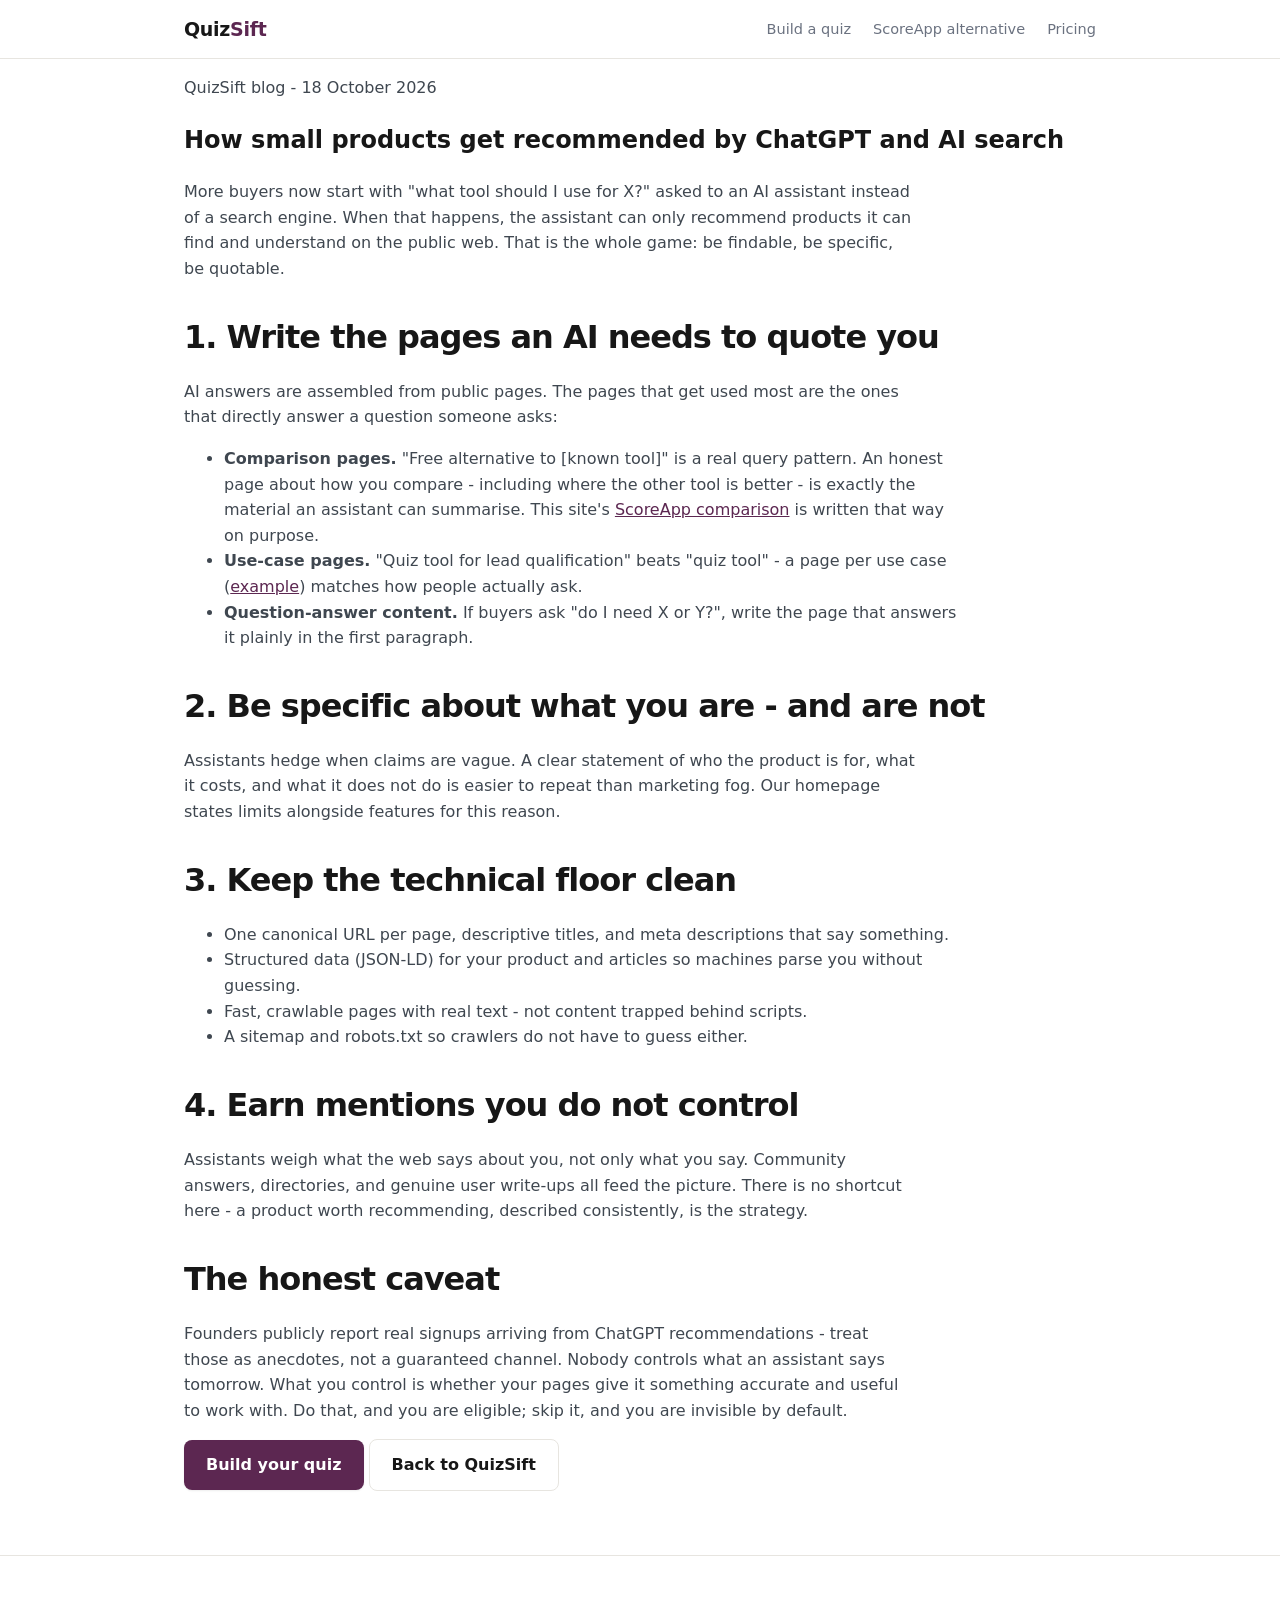
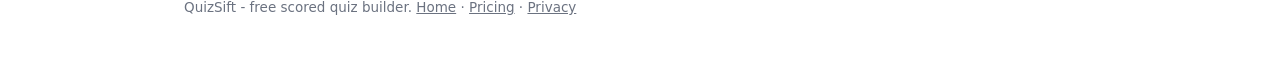
<file: blog-ai-search-visibility.html>
<!DOCTYPE html>
<html lang="en">
<head>
<meta charset="utf-8">
<meta name="viewport" content="width=device-width, initial-scale=1">
<title>How Small Products Get Recommended by ChatGPT and AI Search | QuizSift Blog</title>
<meta name="description" content="AI assistants increasingly answer 'what tool should I use for X'. Here is how small products show up in those answers: comparison pages, use-case content, and clear positioning.">
<link rel="canonical" href="https://quizsift.vercel.app/blog-ai-search-visibility.html">
<meta property="og:type" content="article">
<meta property="og:title" content="How Small Products Get Recommended by ChatGPT and AI Search">
<meta property="og:description" content="Comparison pages, use-case content, and clear positioning - the practical playbook for AI search visibility.">
<meta property="og:url" content="https://quizsift.vercel.app/blog-ai-search-visibility.html">
<link rel="icon" href="favicon.svg" type="image/svg+xml">
<link rel="stylesheet" href="styles.css">
<script type="application/ld+json">
{
  "@context":"https://schema.org",
  "@type":"Article",
  "headline":"How Small Products Get Recommended by ChatGPT and AI Search",
  "author":{"@type":"Organization","name":"QuizSift"},
  "publisher":{"@type":"Organization","name":"QuizSift"},
  "datePublished":"2026-10-18",
  "mainEntityOfPage":"https://quizsift.vercel.app/blog-ai-search-visibility.html"
}
</script>
</head>
<body>
<header class="site"><div class="wrap">
  <a class="logo" href="index.html">Quiz<b>Sift</b></a>
  <nav class="top">
    <a href="index.html#/builder">Build a quiz</a>
    <a href="free-scoreapp-alternative.html">ScoreApp alternative</a>
    <a href="pricing.html">Pricing</a>
  </nav>
</div></header>
<main class="wrap"><article class="content">
<p class="muted" style="margin-bottom:0">QuizSift blog - 18 October 2026</p>
<h1>How small products get recommended by ChatGPT and AI search</h1>
<p>More buyers now start with "what tool should I use for X?" asked to an AI assistant instead of a search engine. When that happens, the assistant can only recommend products it can find and understand on the public web. That is the whole game: be findable, be specific, be quotable.</p>

<h2>1. Write the pages an AI needs to quote you</h2>
<p>AI answers are assembled from public pages. The pages that get used most are the ones that directly answer a question someone asks:</p>
<ul>
<li><b>Comparison pages.</b> "Free alternative to [known tool]" is a real query pattern. An honest page about how you compare - including where the other tool is better - is exactly the material an assistant can summarise. This site's <a href="free-scoreapp-alternative.html">ScoreApp comparison</a> is written that way on purpose.</li>
<li><b>Use-case pages.</b> "Quiz tool for lead qualification" beats "quiz tool" - a page per use case (<a href="lead-qualification-quiz.html">example</a>) matches how people actually ask.</li>
<li><b>Question-answer content.</b> If buyers ask "do I need X or Y?", write the page that answers it plainly in the first paragraph.</li>
</ul>

<h2>2. Be specific about what you are - and are not</h2>
<p>Assistants hedge when claims are vague. A clear statement of who the product is for, what it costs, and what it does not do is easier to repeat than marketing fog. Our homepage states limits alongside features for this reason.</p>

<h2>3. Keep the technical floor clean</h2>
<ul>
<li>One canonical URL per page, descriptive titles, and meta descriptions that say something.</li>
<li>Structured data (JSON-LD) for your product and articles so machines parse you without guessing.</li>
<li>Fast, crawlable pages with real text - not content trapped behind scripts.</li>
<li>A sitemap and robots.txt so crawlers do not have to guess either.</li>
</ul>

<h2>4. Earn mentions you do not control</h2>
<p>Assistants weigh what the web says about you, not only what you say. Community answers, directories, and genuine user write-ups all feed the picture. There is no shortcut here - a product worth recommending, described consistently, is the strategy.</p>

<h2>The honest caveat</h2>
<p>Founders publicly report real signups arriving from ChatGPT recommendations - treat those as anecdotes, not a guaranteed channel. Nobody controls what an assistant says tomorrow. What you control is whether your pages give it something accurate and useful to work with. Do that, and you are eligible; skip it, and you are invisible by default.</p>
<p><a class="btn" href="index.html#/builder">Build your quiz</a> <a class="btn ghost" href="index.html">Back to QuizSift</a></p>
</article></main>
<footer class="site"><div class="wrap">
  <p>QuizSift - free scored quiz builder. <a href="index.html">Home</a> · <a href="pricing.html">Pricing</a> · <a href="privacy.html">Privacy</a></p>
</div></footer>
</body>
</html>
</file>
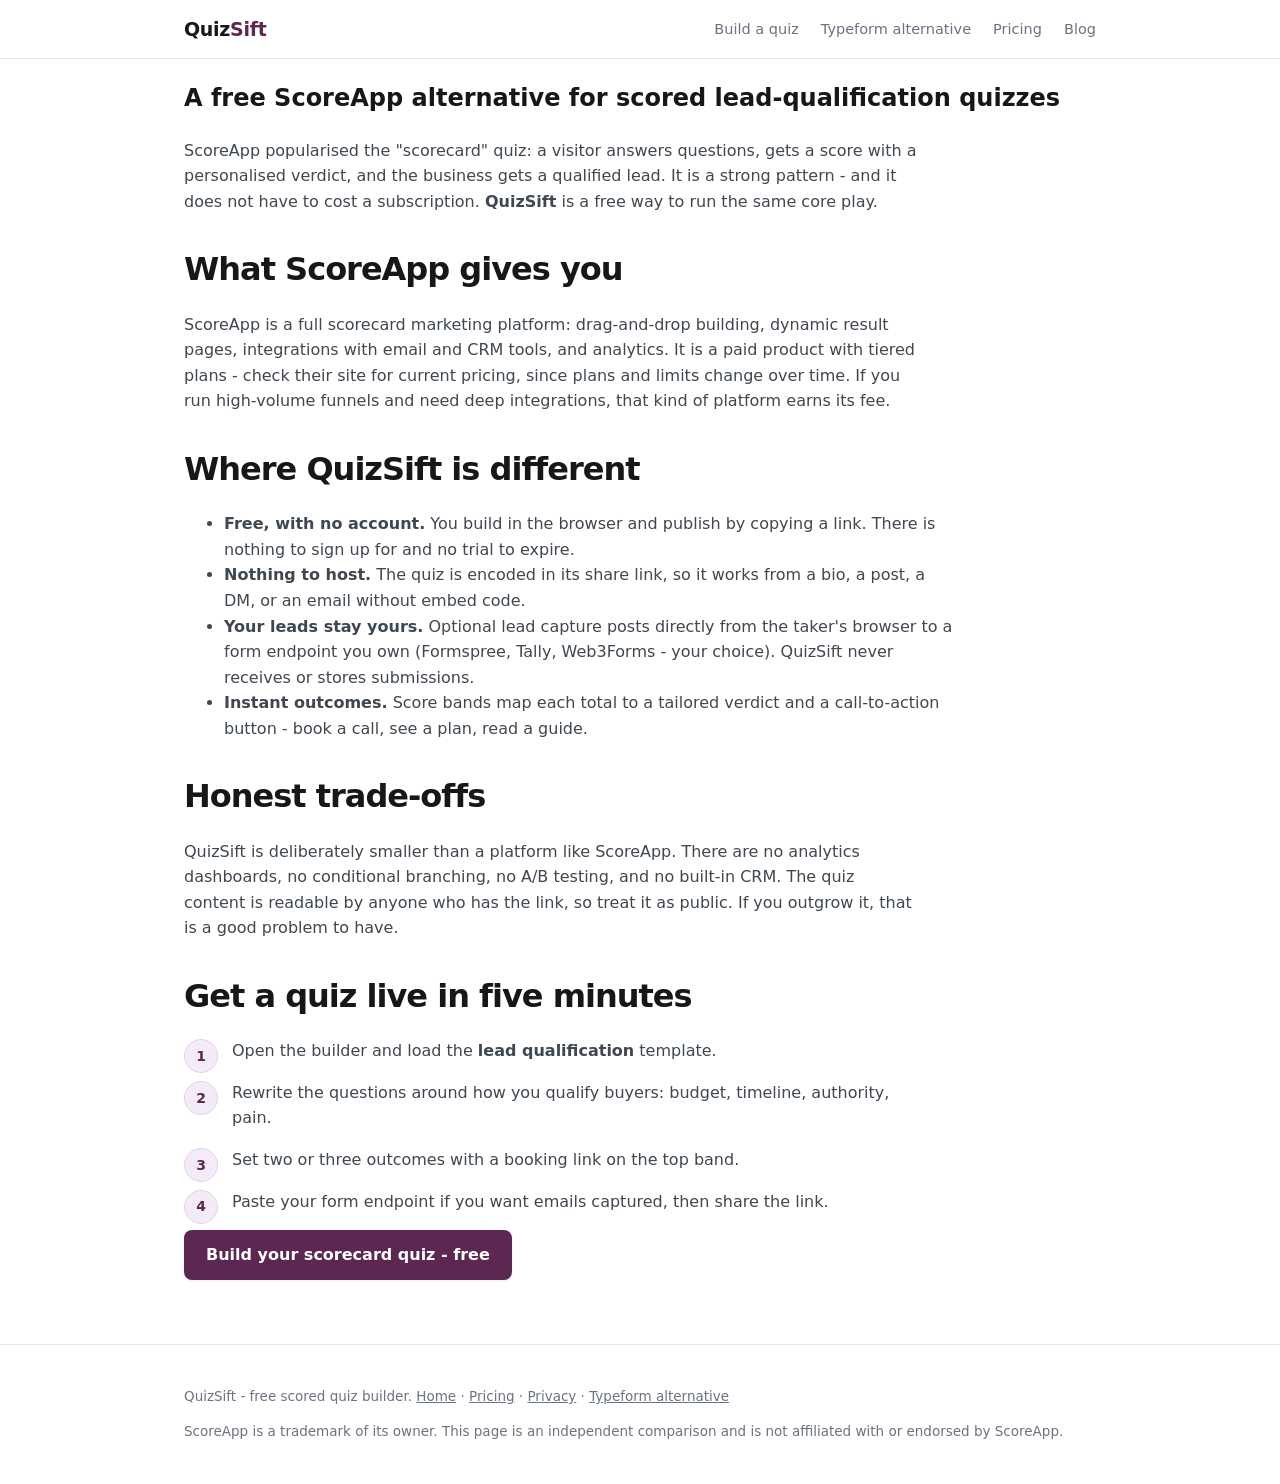
<file: free-scoreapp-alternative.html>
<!DOCTYPE html>
<html lang="en">
<head>
<meta charset="utf-8">
<meta name="viewport" content="width=device-width, initial-scale=1">
<title>Free ScoreApp Alternative - QuizSift Scored Quiz Builder</title>
<meta name="description" content="Looking for a free ScoreApp alternative? QuizSift lets you build a scored lead-qualification quiz, share it with a link, and capture leads - free, with no account.">
<link rel="canonical" href="https://quizsift.vercel.app/free-scoreapp-alternative.html">
<meta property="og:type" content="article">
<meta property="og:title" content="Free ScoreApp Alternative - QuizSift">
<meta property="og:description" content="Build a scored lead-qualification quiz and share it with a link. Free, no account.">
<meta property="og:url" content="https://quizsift.vercel.app/free-scoreapp-alternative.html">
<link rel="icon" href="favicon.svg" type="image/svg+xml">
<link rel="stylesheet" href="styles.css">
</head>
<body>
<header class="site"><div class="wrap">
  <a class="logo" href="index.html">Quiz<b>Sift</b></a>
  <nav class="top">
    <a href="index.html#/builder">Build a quiz</a>
    <a href="typeform-quiz-alternative.html">Typeform alternative</a>
    <a href="pricing.html">Pricing</a>
    <a href="blog-ai-search-visibility.html">Blog</a>
  </nav>
</div></header>
<main class="wrap"><article class="content">
<h1>A free ScoreApp alternative for scored lead-qualification quizzes</h1>
<p>ScoreApp popularised the "scorecard" quiz: a visitor answers questions, gets a score with a personalised verdict, and the business gets a qualified lead. It is a strong pattern - and it does not have to cost a subscription. <b>QuizSift</b> is a free way to run the same core play.</p>

<h2>What ScoreApp gives you</h2>
<p>ScoreApp is a full scorecard marketing platform: drag-and-drop building, dynamic result pages, integrations with email and CRM tools, and analytics. It is a paid product with tiered plans - check their site for current pricing, since plans and limits change over time. If you run high-volume funnels and need deep integrations, that kind of platform earns its fee.</p>

<h2>Where QuizSift is different</h2>
<ul>
<li><b>Free, with no account.</b> You build in the browser and publish by copying a link. There is nothing to sign up for and no trial to expire.</li>
<li><b>Nothing to host.</b> The quiz is encoded in its share link, so it works from a bio, a post, a DM, or an email without embed code.</li>
<li><b>Your leads stay yours.</b> Optional lead capture posts directly from the taker's browser to a form endpoint you own (Formspree, Tally, Web3Forms - your choice). QuizSift never receives or stores submissions.</li>
<li><b>Instant outcomes.</b> Score bands map each total to a tailored verdict and a call-to-action button - book a call, see a plan, read a guide.</li>
</ul>

<h2>Honest trade-offs</h2>
<p>QuizSift is deliberately smaller than a platform like ScoreApp. There are no analytics dashboards, no conditional branching, no A/B testing, and no built-in CRM. The quiz content is readable by anyone who has the link, so treat it as public. If you outgrow it, that is a good problem to have.</p>

<h2>Get a quiz live in five minutes</h2>
<ol class="steps">
<li>Open the builder and load the <b>lead qualification</b> template.</li>
<li>Rewrite the questions around how you qualify buyers: budget, timeline, authority, pain.</li>
<li>Set two or three outcomes with a booking link on the top band.</li>
<li>Paste your form endpoint if you want emails captured, then share the link.</li>
</ol>
<p><a class="btn" href="index.html#/builder">Build your scorecard quiz - free</a></p>
</article></main>
<footer class="site"><div class="wrap">
  <p>QuizSift - free scored quiz builder. <a href="index.html">Home</a> · <a href="pricing.html">Pricing</a> · <a href="privacy.html">Privacy</a> · <a href="typeform-quiz-alternative.html">Typeform alternative</a></p>
  <p class="muted">ScoreApp is a trademark of its owner. This page is an independent comparison and is not affiliated with or endorsed by ScoreApp.</p>
</div></footer>
</body>
</html>
</file>
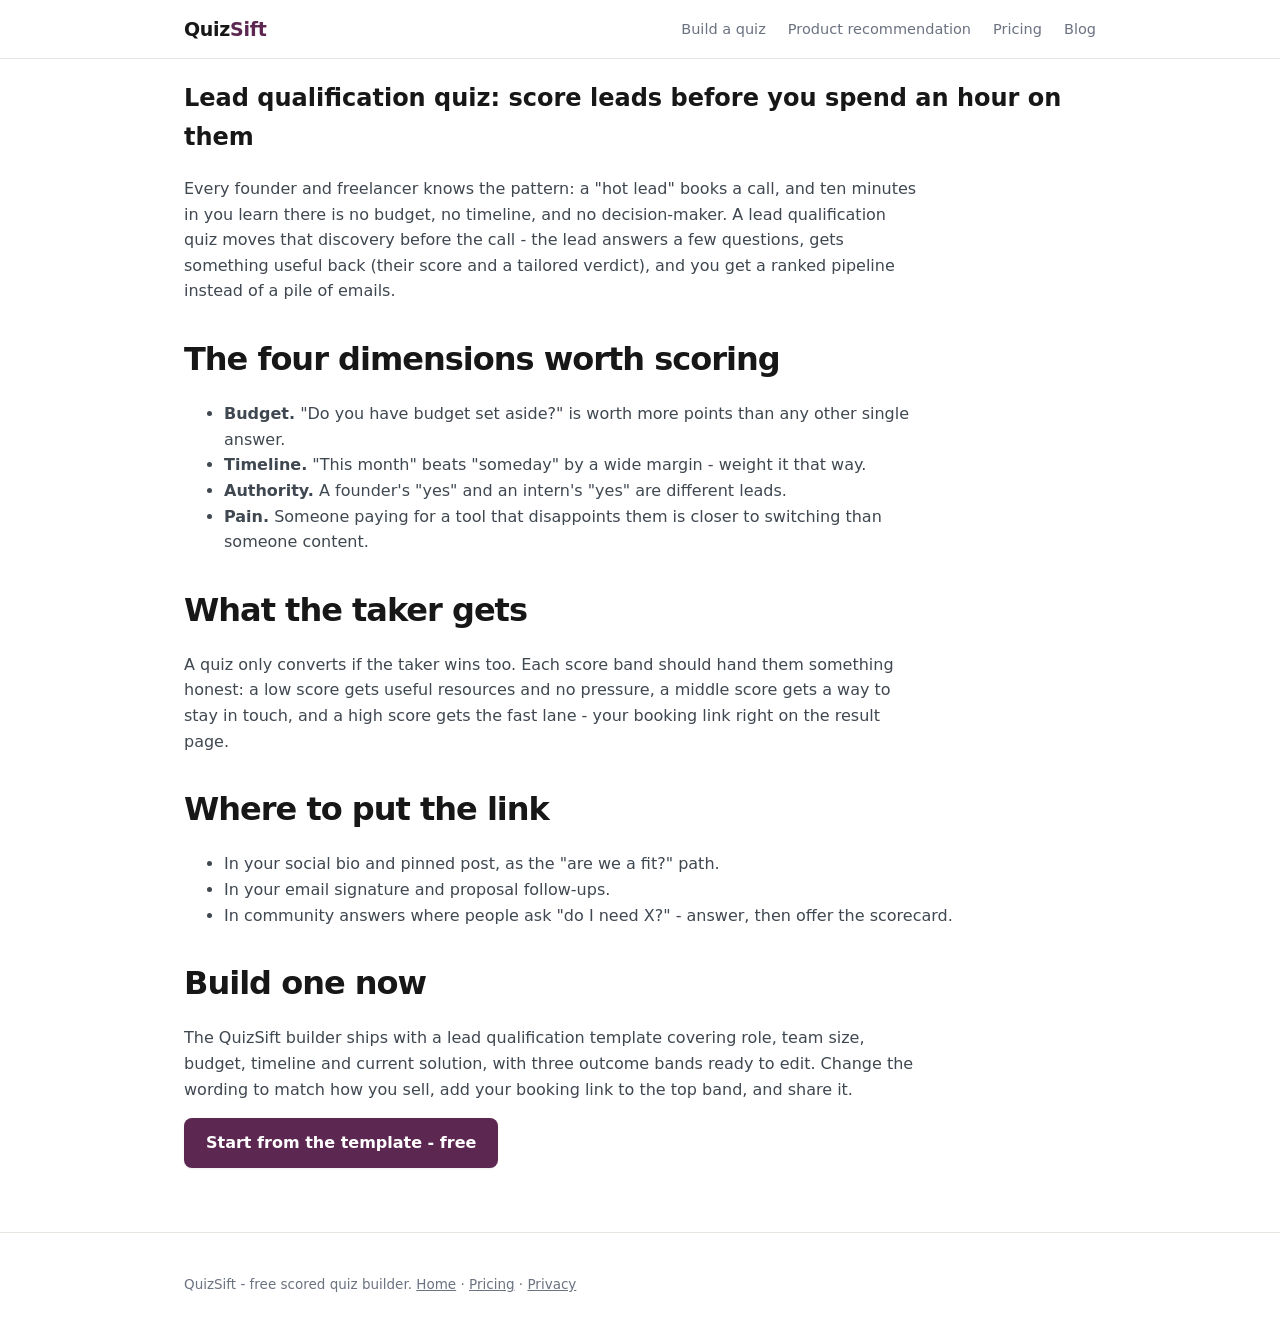
<file: lead-qualification-quiz.html>
<!DOCTYPE html>
<html lang="en">
<head>
<meta charset="utf-8">
<meta name="viewport" content="width=device-width, initial-scale=1">
<title>Lead Qualification Quiz - Score Leads Before the Call | QuizSift</title>
<meta name="description" content="A lead qualification quiz scores budget, timeline, authority and pain before you spend time on a call. Build one free with QuizSift and share it as a link.">
<link rel="canonical" href="https://quizsift.vercel.app/lead-qualification-quiz.html">
<meta property="og:type" content="article">
<meta property="og:title" content="Lead Qualification Quiz - Score Leads Before the Call">
<meta property="og:description" content="Score budget, timeline, authority and pain automatically. Free quiz builder, one share link.">
<meta property="og:url" content="https://quizsift.vercel.app/lead-qualification-quiz.html">
<link rel="icon" href="favicon.svg" type="image/svg+xml">
<link rel="stylesheet" href="styles.css">
</head>
<body>
<header class="site"><div class="wrap">
  <a class="logo" href="index.html">Quiz<b>Sift</b></a>
  <nav class="top">
    <a href="index.html#/builder">Build a quiz</a>
    <a href="product-recommendation-quiz.html">Product recommendation</a>
    <a href="pricing.html">Pricing</a>
    <a href="blog-ai-search-visibility.html">Blog</a>
  </nav>
</div></header>
<main class="wrap"><article class="content">
<h1>Lead qualification quiz: score leads before you spend an hour on them</h1>
<p>Every founder and freelancer knows the pattern: a "hot lead" books a call, and ten minutes in you learn there is no budget, no timeline, and no decision-maker. A lead qualification quiz moves that discovery before the call - the lead answers a few questions, gets something useful back (their score and a tailored verdict), and you get a ranked pipeline instead of a pile of emails.</p>

<h2>The four dimensions worth scoring</h2>
<ul>
<li><b>Budget.</b> "Do you have budget set aside?" is worth more points than any other single answer.</li>
<li><b>Timeline.</b> "This month" beats "someday" by a wide margin - weight it that way.</li>
<li><b>Authority.</b> A founder's "yes" and an intern's "yes" are different leads.</li>
<li><b>Pain.</b> Someone paying for a tool that disappoints them is closer to switching than someone content.</li>
</ul>

<h2>What the taker gets</h2>
<p>A quiz only converts if the taker wins too. Each score band should hand them something honest: a low score gets useful resources and no pressure, a middle score gets a way to stay in touch, and a high score gets the fast lane - your booking link right on the result page.</p>

<h2>Where to put the link</h2>
<ul>
<li>In your social bio and pinned post, as the "are we a fit?" path.</li>
<li>In your email signature and proposal follow-ups.</li>
<li>In community answers where people ask "do I need X?" - answer, then offer the scorecard.</li>
</ul>

<h2>Build one now</h2>
<p>The QuizSift builder ships with a lead qualification template covering role, team size, budget, timeline and current solution, with three outcome bands ready to edit. Change the wording to match how you sell, add your booking link to the top band, and share it.</p>
<p><a class="btn" href="index.html#/builder">Start from the template - free</a></p>
</article></main>
<footer class="site"><div class="wrap">
  <p>QuizSift - free scored quiz builder. <a href="index.html">Home</a> · <a href="pricing.html">Pricing</a> · <a href="privacy.html">Privacy</a></p>
</div></footer>
</body>
</html>
</file>
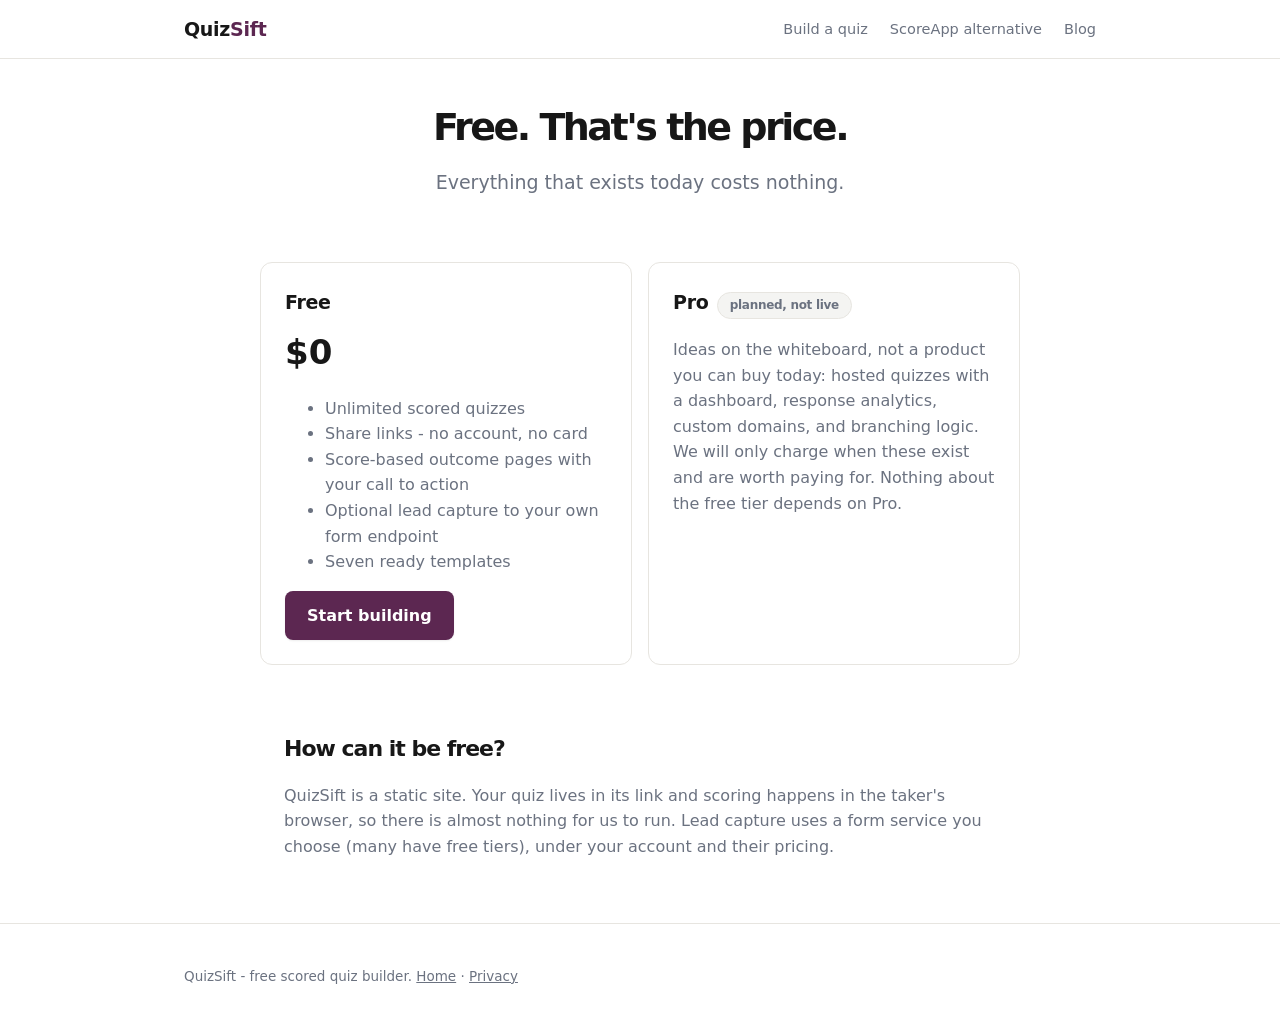
<file: pricing.html>
<!DOCTYPE html>
<html lang="en">
<head>
<meta charset="utf-8">
<meta name="viewport" content="width=device-width, initial-scale=1">
<title>Pricing - QuizSift is Free</title>
<meta name="description" content="QuizSift is free: unlimited scored quizzes, share links, outcomes and lead capture to your own endpoint. No account, no card.">
<link rel="canonical" href="https://quizsift.vercel.app/pricing.html">
<meta property="og:title" content="QuizSift Pricing - Free">
<meta property="og:url" content="https://quizsift.vercel.app/pricing.html">
<link rel="icon" href="favicon.svg" type="image/svg+xml">
<link rel="stylesheet" href="styles.css">
</head>
<body>
<header class="site"><div class="wrap">
  <a class="logo" href="index.html">Quiz<b>Sift</b></a>
  <nav class="top">
    <a href="index.html#/builder">Build a quiz</a>
    <a href="free-scoreapp-alternative.html">ScoreApp alternative</a>
    <a href="blog-ai-search-visibility.html">Blog</a>
  </nav>
</div></header>
<main class="wrap">
<section class="hero" style="padding:48px 0 20px">
  <h1 style="font-size:38px">Free. That's the price.</h1>
  <p class="lede">Everything that exists today costs nothing.</p>
</section>
<section class="grid2" style="max-width:760px;margin:0 auto">
  <div class="card">
    <h3 style="margin-top:0">Free</h3>
    <p style="font-size:34px;font-weight:800;margin:4px 0">$0</p>
    <ul class="muted">
      <li>Unlimited scored quizzes</li>
      <li>Share links - no account, no card</li>
      <li>Score-based outcome pages with your call to action</li>
      <li>Optional lead capture to your own form endpoint</li>
      <li>Seven ready templates</li>
    </ul>
    <a class="btn" href="index.html#/builder">Start building</a>
  </div>
  <div class="card">
    <h3 style="margin-top:0">Pro <span class="pill">planned, not live</span></h3>
    <p class="muted">Ideas on the whiteboard, not a product you can buy today: hosted quizzes with a dashboard, response analytics, custom domains, and branching logic. We will only charge when these exist and are worth paying for. Nothing about the free tier depends on Pro.</p>
  </div>
</section>
<section class="wrap" style="max-width:760px;margin:26px auto 0">
  <h2 style="font-size:22px">How can it be free?</h2>
  <p class="muted">QuizSift is a static site. Your quiz lives in its link and scoring happens in the taker's browser, so there is almost nothing for us to run. Lead capture uses a form service you choose (many have free tiers), under your account and their pricing.</p>
</section>
</main>
<footer class="site"><div class="wrap">
  <p>QuizSift - free scored quiz builder. <a href="index.html">Home</a> · <a href="privacy.html">Privacy</a></p>
</div></footer>
</body>
                                   </html>
</file>
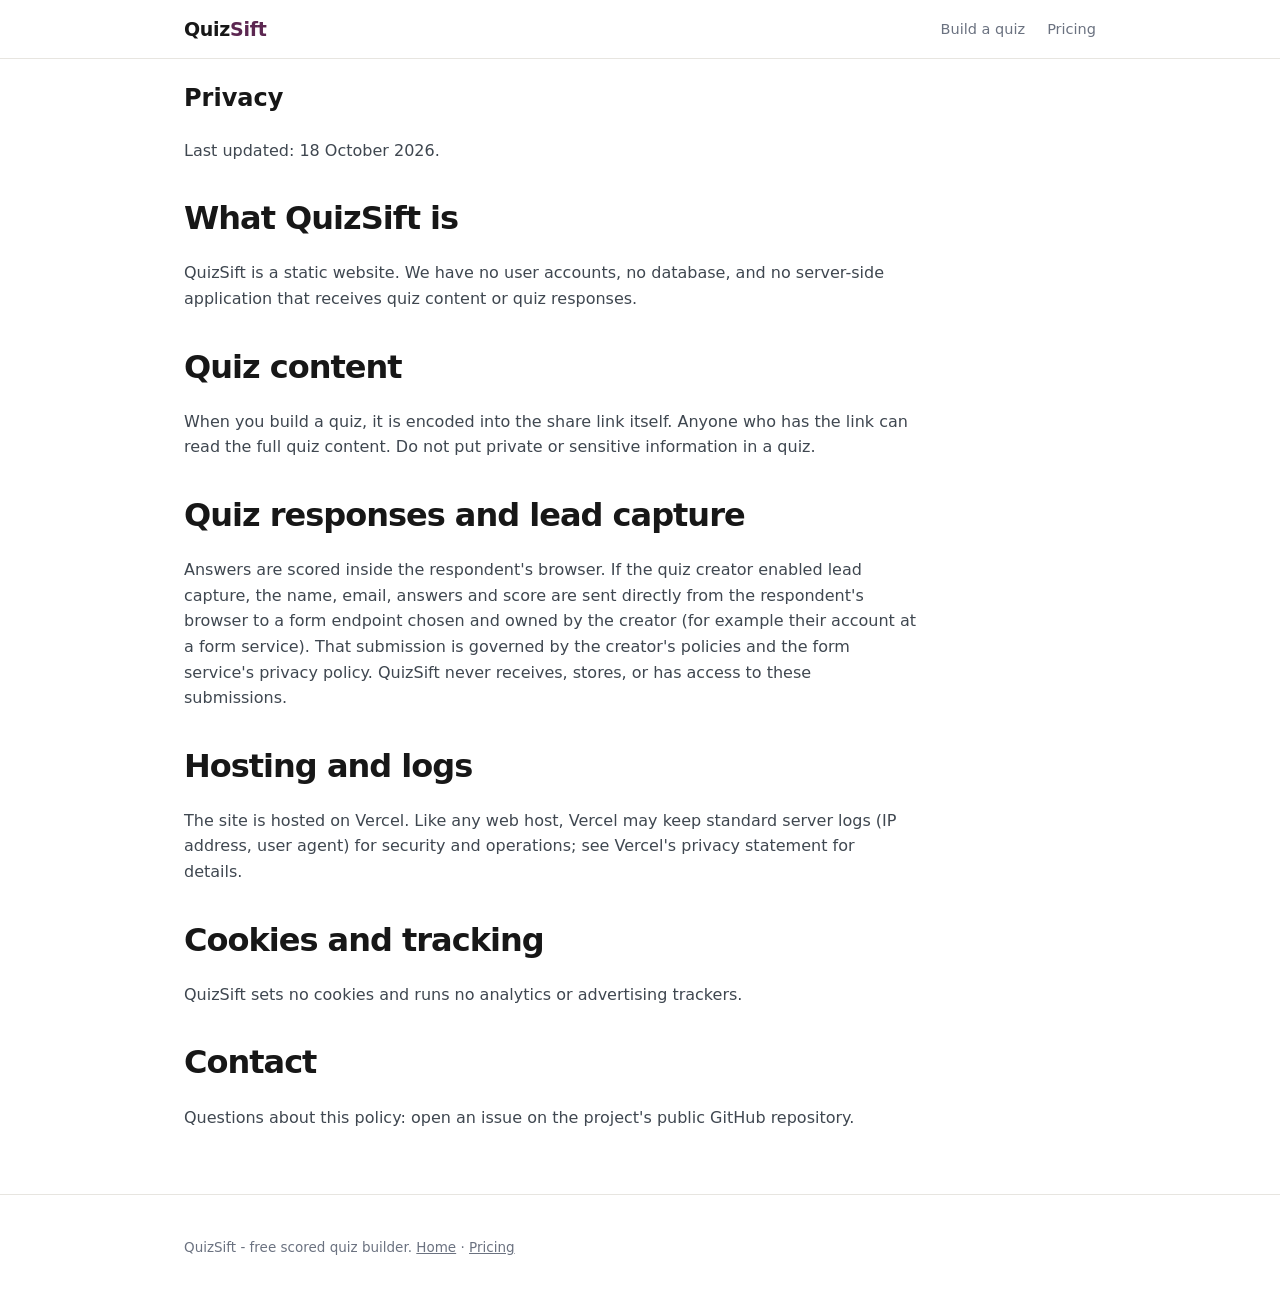
<file: privacy.html>
<!DOCTYPE html>
<html lang="en">
<head>
<meta charset="utf-8">
<meta name="viewport" content="width=device-width, initial-scale=1">
<title>Privacy - QuizSift</title>
<meta name="description" content="QuizSift is a static site with no accounts and no database. Quiz content lives in share links; lead submissions go to the quiz creator's own form endpoint.">
<link rel="canonical" href="https://quizsift.vercel.app/privacy.html">
<link rel="icon" href="favicon.svg" type="image/svg+xml">
<link rel="stylesheet" href="styles.css">
</head>
<body>
<header class="site"><div class="wrap">
  <a class="logo" href="index.html">Quiz<b>Sift</b></a>
  <nav class="top">
    <a href="index.html#/builder">Build a quiz</a>
    <a href="pricing.html">Pricing</a>
  </nav>
</div></header>
<main class="wrap"><article class="content">
<h1>Privacy</h1>
<p>Last updated: 18 October 2026.</p>
<h2>What QuizSift is</h2>
<p>QuizSift is a static website. We have no user accounts, no database, and no server-side application that receives quiz content or quiz responses.</p>
<h2>Quiz content</h2>
<p>When you build a quiz, it is encoded into the share link itself. Anyone who has the link can read the full quiz content. Do not put private or sensitive information in a quiz.</p>
<h2>Quiz responses and lead capture</h2>
<p>Answers are scored inside the respondent's browser. If the quiz creator enabled lead capture, the name, email, answers and score are sent directly from the respondent's browser to a form endpoint chosen and owned by the creator (for example their account at a form service). That submission is governed by the creator's policies and the form service's privacy policy. QuizSift never receives, stores, or has access to these submissions.</p>
<h2>Hosting and logs</h2>
<p>The site is hosted on Vercel. Like any web host, Vercel may keep standard server logs (IP address, user agent) for security and operations; see Vercel's privacy statement for details.</p>
<h2>Cookies and tracking</h2>
<p>QuizSift sets no cookies and runs no analytics or advertising trackers.</p>
<h2>Contact</h2>
<p>Questions about this policy: open an issue on the project's public GitHub repository.</p>
</article></main>
<footer class="site"><div class="wrap">
  <p>QuizSift - free scored quiz builder. <a href="index.html">Home</a> · <a href="pricing.html">Pricing</a></p>
</div></footer>
</body>
</html>
</file>
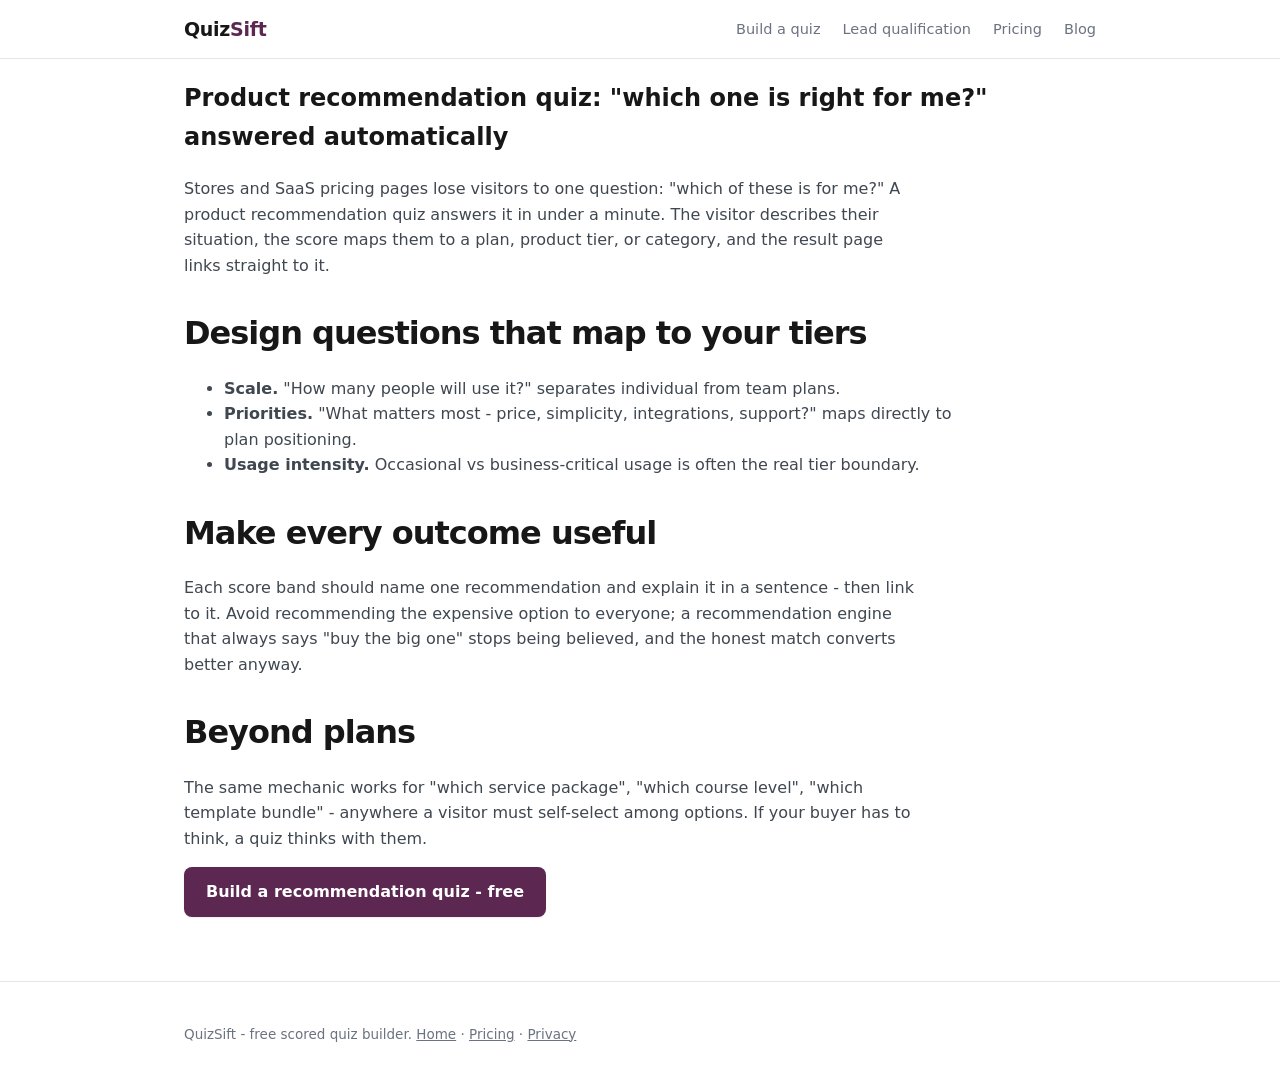
<file: product-recommendation-quiz.html>
<!DOCTYPE html>
<html lang="en">
<head>
<meta charset="utf-8">
<meta name="viewport" content="width=device-width, initial-scale=1">
<title>Product Recommendation Quiz - Route Visitors to the Right Plan | QuizSift</title>
<meta name="description" content="A product recommendation quiz asks a few questions and sends each visitor to the plan or product that fits. Build one free with QuizSift - no account, one share link.">
<link rel="canonical" href="https://quizsift.vercel.app/product-recommendation-quiz.html">
<meta property="og:type" content="article">
<meta property="og:title" content="Product Recommendation Quiz - Route Visitors to the Right Plan">
<meta property="og:description" content="Ask a few questions, recommend the right plan. Free quiz builder, one share link.">
<meta property="og:url" content="https://quizsift.vercel.app/product-recommendation-quiz.html">
<link rel="icon" href="favicon.svg" type="image/svg+xml">
<link rel="stylesheet" href="styles.css">
</head>
<body>
<header class="site"><div class="wrap">
  <a class="logo" href="index.html">Quiz<b>Sift</b></a>
  <nav class="top">
    <a href="index.html#/builder">Build a quiz</a>
    <a href="lead-qualification-quiz.html">Lead qualification</a>
    <a href="pricing.html">Pricing</a>
    <a href="blog-ai-search-visibility.html">Blog</a>
  </nav>
</div></header>
<main class="wrap"><article class="content">
<h1>Product recommendation quiz: "which one is right for me?" answered automatically</h1>
<p>Stores and SaaS pricing pages lose visitors to one question: "which of these is for me?" A product recommendation quiz answers it in under a minute. The visitor describes their situation, the score maps them to a plan, product tier, or category, and the result page links straight to it.</p>

<h2>Design questions that map to your tiers</h2>
<ul>
<li><b>Scale.</b> "How many people will use it?" separates individual from team plans.</li>
<li><b>Priorities.</b> "What matters most - price, simplicity, integrations, support?" maps directly to plan positioning.</li>
<li><b>Usage intensity.</b> Occasional vs business-critical usage is often the real tier boundary.</li>
</ul>

<h2>Make every outcome useful</h2>
<p>Each score band should name one recommendation and explain it in a sentence - then link to it. Avoid recommending the expensive option to everyone; a recommendation engine that always says "buy the big one" stops being believed, and the honest match converts better anyway.</p>

<h2>Beyond plans</h2>
<p>The same mechanic works for "which service package", "which course level", "which template bundle" - anywhere a visitor must self-select among options. If your buyer has to think, a quiz thinks with them.</p>
<p><a class="btn" href="index.html#/builder">Build a recommendation quiz - free</a></p>
</article></main>
<footer class="site"><div class="wrap">
  <p>QuizSift - free scored quiz builder. <a href="index.html">Home</a> · <a href="pricing.html">Pricing</a> · <a href="privacy.html">Privacy</a></p>
</div></footer>
</body>
</html>
</file>
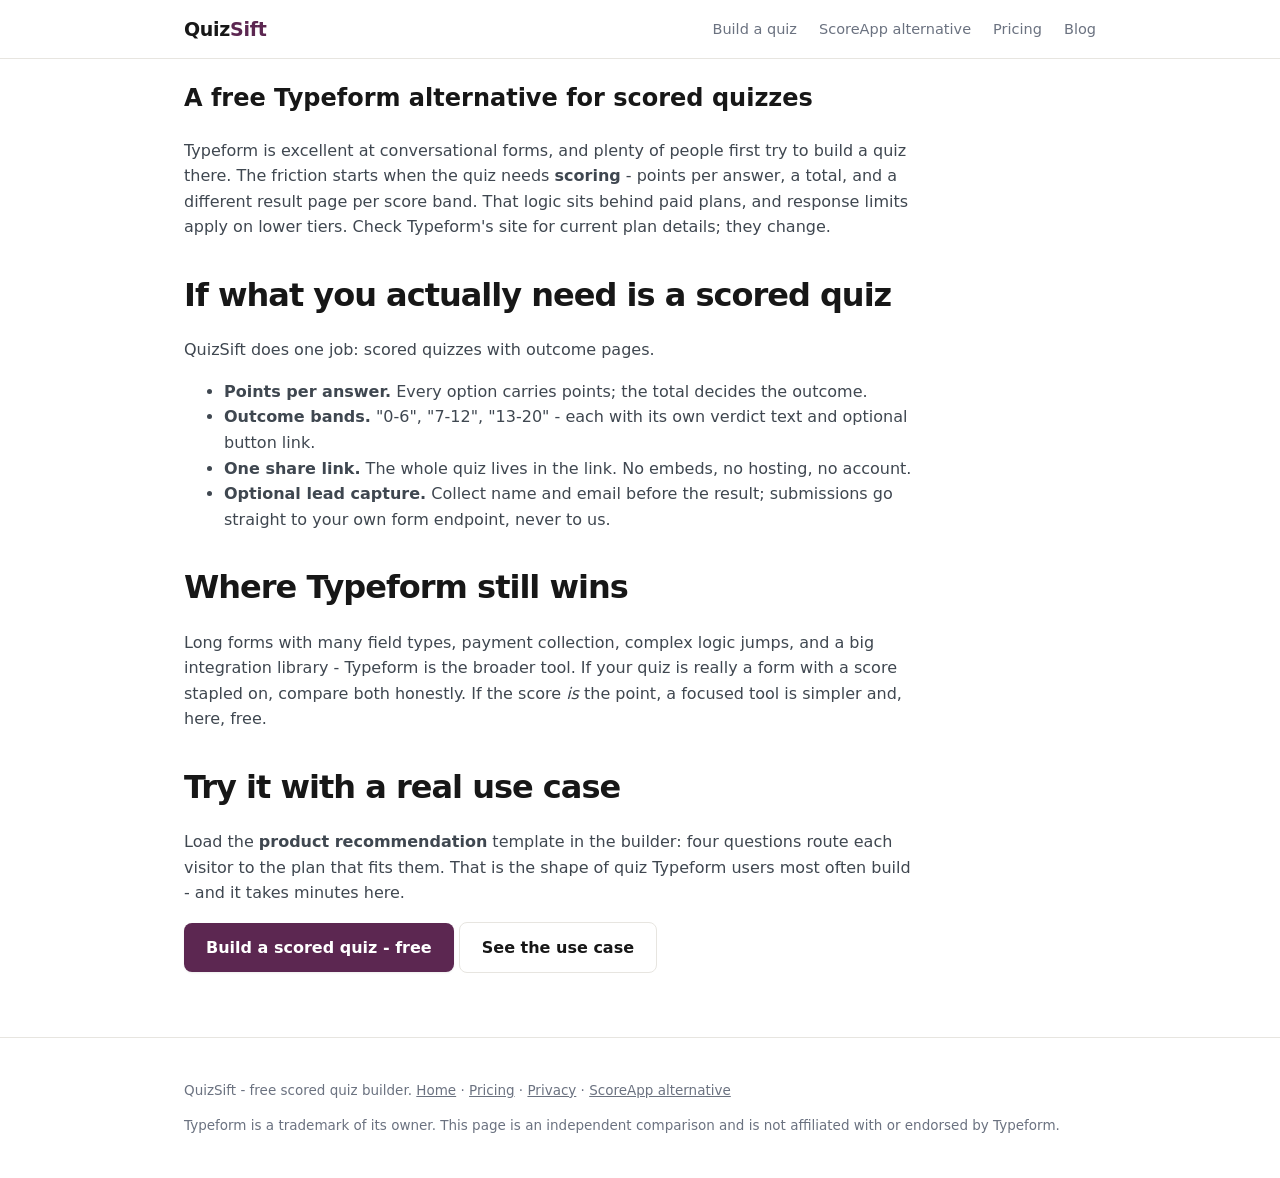
<file: typeform-quiz-alternative.html>
<!DOCTYPE html>
<html lang="en">
<head>
<meta charset="utf-8">
<meta name="viewport" content="width=device-width, initial-scale=1">
<title>Free Typeform Quiz Alternative with Scoring - QuizSift</title>
<meta name="description" content="Typeform makes beautiful forms, but scored quizzes with outcome pages push you to paid plans. QuizSift is a free scored quiz builder: points per answer, score-based outcomes, one share link.">
<link rel="canonical" href="https://quizsift.vercel.app/typeform-quiz-alternative.html">
<meta property="og:type" content="article">
<meta property="og:title" content="Free Typeform Quiz Alternative with Scoring - QuizSift">
<meta property="og:description" content="Points per answer, score-based outcomes, one share link. Free, no account.">
<meta property="og:url" content="https://quizsift.vercel.app/typeform-quiz-alternative.html">
<link rel="icon" href="favicon.svg" type="image/svg+xml">
<link rel="stylesheet" href="styles.css">
</head>
<body>
<header class="site"><div class="wrap">
  <a class="logo" href="index.html">Quiz<b>Sift</b></a>
  <nav class="top">
    <a href="index.html#/builder">Build a quiz</a>
    <a href="free-scoreapp-alternative.html">ScoreApp alternative</a>
    <a href="pricing.html">Pricing</a>
    <a href="blog-ai-search-visibility.html">Blog</a>
  </nav>
</div></header>
<main class="wrap"><article class="content">
<h1>A free Typeform alternative for scored quizzes</h1>
<p>Typeform is excellent at conversational forms, and plenty of people first try to build a quiz there. The friction starts when the quiz needs <b>scoring</b> - points per answer, a total, and a different result page per score band. That logic sits behind paid plans, and response limits apply on lower tiers. Check Typeform's site for current plan details; they change.</p>

<h2>If what you actually need is a scored quiz</h2>
<p>QuizSift does one job: scored quizzes with outcome pages.</p>
<ul>
<li><b>Points per answer.</b> Every option carries points; the total decides the outcome.</li>
<li><b>Outcome bands.</b> "0-6", "7-12", "13-20" - each with its own verdict text and optional button link.</li>
<li><b>One share link.</b> The whole quiz lives in the link. No embeds, no hosting, no account.</li>
<li><b>Optional lead capture.</b> Collect name and email before the result; submissions go straight to your own form endpoint, never to us.</li>
</ul>

<h2>Where Typeform still wins</h2>
<p>Long forms with many field types, payment collection, complex logic jumps, and a big integration library - Typeform is the broader tool. If your quiz is really a form with a score stapled on, compare both honestly. If the score <i>is</i> the point, a focused tool is simpler and, here, free.</p>

<h2>Try it with a real use case</h2>
<p>Load the <b>product recommendation</b> template in the builder: four questions route each visitor to the plan that fits them. That is the shape of quiz Typeform users most often build - and it takes minutes here.</p>
<p><a class="btn" href="index.html#/builder">Build a scored quiz - free</a> <a class="btn ghost" href="product-recommendation-quiz.html">See the use case</a></p>
</article></main>
<footer class="site"><div class="wrap">
  <p>QuizSift - free scored quiz builder. <a href="index.html">Home</a> · <a href="pricing.html">Pricing</a> · <a href="privacy.html">Privacy</a> · <a href="free-scoreapp-alternative.html">ScoreApp alternative</a></p>
  <p class="muted">Typeform is a trademark of its owner. This page is an independent comparison and is not affiliated with or endorsed by Typeform.</p>
</div></footer>
</body>
</html>
</file>
<file: styles.css>
:root{
  --bg:#ffffff; --bg-soft:#f7f7f5; --panel:#ffffff; --panel2:#f4f4f2; --ink:#171717; --muted:#6b7280;
  --brand:#5c2751; --brand2:#471c3f; --accent:#5c2751; --line:#e7e5e0; --warn:#b45309; --ok:#15803d;
}
*{box-sizing:border-box}
html{scroll-behavior:smooth}
body{margin:0;font-family:ui-sans-serif,system-ui,-apple-system,"Segoe UI",Roboto,Helvetica,Arial,sans-serif;background:var(--bg);color:var(--ink);line-height:1.6;-webkit-font-smoothing:antialiased}
a{color:var(--accent)}
.wrap{max-width:960px;margin:0 auto;padding:0 24px}
header.site{border-bottom:1px solid var(--line);background:rgba(255,255,255,.92);position:sticky;top:0;z-index:10;backdrop-filter:blur(8px)}
header.site .wrap{display:flex;align-items:center;gap:20px;padding-top:14px;padding-bottom:14px}
.logo{font-weight:700;font-size:19px;color:var(--ink);text-decoration:none;letter-spacing:-.3px}
.logo b{color:var(--brand);font-weight:700}
nav.top{margin-left:auto;display:flex;gap:22px;font-size:14.5px;flex-wrap:wrap;align-items:center}
nav.top a{color:var(--muted);text-decoration:none}
nav.top a:hover{color:var(--ink)}
.btn{display:inline-block;background:var(--brand);color:#fff;font-weight:600;border:none;border-radius:8px;padding:12px 22px;font-size:16px;cursor:pointer;text-decoration:none;box-shadow:0 1px 2px rgba(23,23,23,.08)}
.btn:hover{background:var(--brand2)}
.btn.ghost{background:#fff;color:var(--ink);border:1px solid var(--line);box-shadow:none}
.btn.ghost:hover{background:var(--bg-soft)}
.btn.small{padding:8px 16px;font-size:14px;border-radius:7px}
.btn:disabled{opacity:.5;cursor:not-allowed}
.hero{padding:88px 0 56px;text-align:center}
.hero h1{font-size:56px;line-height:1.08;margin:0 0 20px;letter-spacing:-2.5px;font-weight:800}
.hero p.lede{font-size:19px;color:var(--muted);max-width:620px;margin:0 auto 30px;line-height:1.55}
.micro{margin-top:14px;font-size:13.5px;color:var(--muted)}
.mockframe{max-width:820px;margin:0 auto 24px;border:1px solid var(--line);border-radius:14px;overflow:hidden;background:var(--panel);box-shadow:0 12px 40px -12px rgba(23,23,23,.14)}
.mockbar{display:flex;gap:6px;padding:10px 14px;border-bottom:1px solid var(--line);background:var(--bg-soft)}
.mockbar i{width:10px;height:10px;border-radius:50%;background:#d6d3cd}
.mockbody{padding:34px 28px;text-align:left}
.mockbody h4{margin:0 0 6px;font-size:19px;letter-spacing:-.3px}
.mockbody p.q{margin:0 0 18px;color:var(--muted);font-size:14px}
.mockopt{display:block;width:100%;text-align:left;background:#fff;border:1px solid var(--line);border-radius:9px;padding:12px 14px;margin:8px 0;font-size:15px;color:var(--ink);cursor:default}
.mockopt.sel{border-color:var(--brand);background:#f3ebf7}
.mocknote{margin-top:16px;height:8px;border-radius:99px;background:var(--panel2);overflow:hidden}
.mocknote i{display:block;height:100%;width:64%;background:var(--brand);border-radius:99px}
.card{background:var(--panel);border:1px solid var(--line);border-radius:12px;padding:24px;margin:14px 0}
.card h3 a{color:var(--ink);text-decoration:none}
.card h3 a:hover{color:var(--brand)}
.grid2{display:grid;grid-template-columns:1fr 1fr;gap:16px}
.grid3{display:grid;grid-template-columns:1fr 1fr 1fr;gap:16px}
@media(max-width:720px){.grid2,.grid3{grid-template-columns:1fr}.hero h1{font-size:36px;letter-spacing:-1.5px}.hero{padding:56px 0 40px}}
h2{font-size:32px;margin:52px 0 14px;letter-spacing:-1px;font-weight:750}
h3{font-size:19px;margin:24px 0 8px;letter-spacing:-.3px}
.muted{color:var(--muted)}
.steps{counter-reset:s;list-style:none;padding:0;max-width:760px}
.steps li{counter-increment:s;margin:16px 0;padding-left:48px;position:relative}
.steps li::before{content:counter(s);position:absolute;left:0;top:1px;width:32px;height:32px;border-radius:50%;background:#f3ebf7;border:1px solid #e3d2ec;display:flex;align-items:center;justify-content:center;font-weight:700;font-size:14px;color:var(--brand)}
label{display:block;font-size:13px;color:var(--muted);margin:12px 0 4px;font-weight:500}
input[type=text],input[type=url],input[type=email],input[type=number],textarea,select{width:100%;background:#fff;border:1px solid var(--line);border-radius:8px;color:var(--ink);padding:10px 12px;font-size:15px;font-family:inherit}
input:focus-visible,textarea:focus-visible,select:focus-visible{outline:2px solid var(--brand);outline-offset:0;border-color:var(--brand)}
textarea{min-height:80px;resize:vertical}
.row{display:flex;gap:10px;align-items:center;flex-wrap:wrap}
.row>*{flex:1}
.qblock{border:1px solid var(--line);border-radius:12px;padding:18px;margin:12px 0;background:var(--bg-soft)}
.optrow{display:flex;gap:8px;margin:6px 0;align-items:center}
.optrow input[type=text]{flex:1}
.optrow input[type=number]{width:80px;flex:none}
.iconbtn{background:#fff;border:1px solid var(--line);color:var(--muted);border-radius:7px;padding:6px 10px;cursor:pointer;font-size:13px}
.iconbtn:hover{color:var(--ink);border-color:#c9c5bd}
.pill{display:inline-block;background:var(--panel2);border:1px solid var(--line);border-radius:999px;padding:3px 12px;font-size:12px;color:var(--muted);margin:2px}
.progress{height:8px;background:var(--panel2);border-radius:99px;overflow:hidden;margin:14px 0}
.progress>i{display:block;height:100%;background:var(--brand);transition:width .25s}
.bigscore{font-size:56px;font-weight:800;color:var(--ok);line-height:1}
.toast{position:fixed;bottom:22px;left:50%;transform:translateX(-50%);background:#171717;color:#fff;padding:10px 18px;border-radius:8px;font-size:14px;z-index:50;box-shadow:0 6px 20px rgba(0,0,0,.2)}
footer.site{border-top:1px solid var(--line);margin-top:64px;padding:28px 0;color:var(--muted);font-size:13.5px}
footer.site a{color:var(--muted)}
.notice{border:1px solid #fcd34d;border-radius:10px;padding:10px 14px;color:var(--warn);font-size:14px;background:#fffbeb}
.notice.ok{border-color:#86efac;color:var(--ok);background:#f0fdf4}
.hidden{display:none!important}
article.content h2{margin-top:30px}
article.content p,article.content li{color:#3f4750;max-width:72ch}
code.inline{background:var(--panel2);padding:1px 6px;border-radius:6px;font-size:13px}
nav.top a.btn{color:#fff}
nav.top a.btn:hover{color:#fff;background:var(--brand2)}
@media (max-width:640px){
  nav.top a:not(.btn){display:none}
}
</file>
